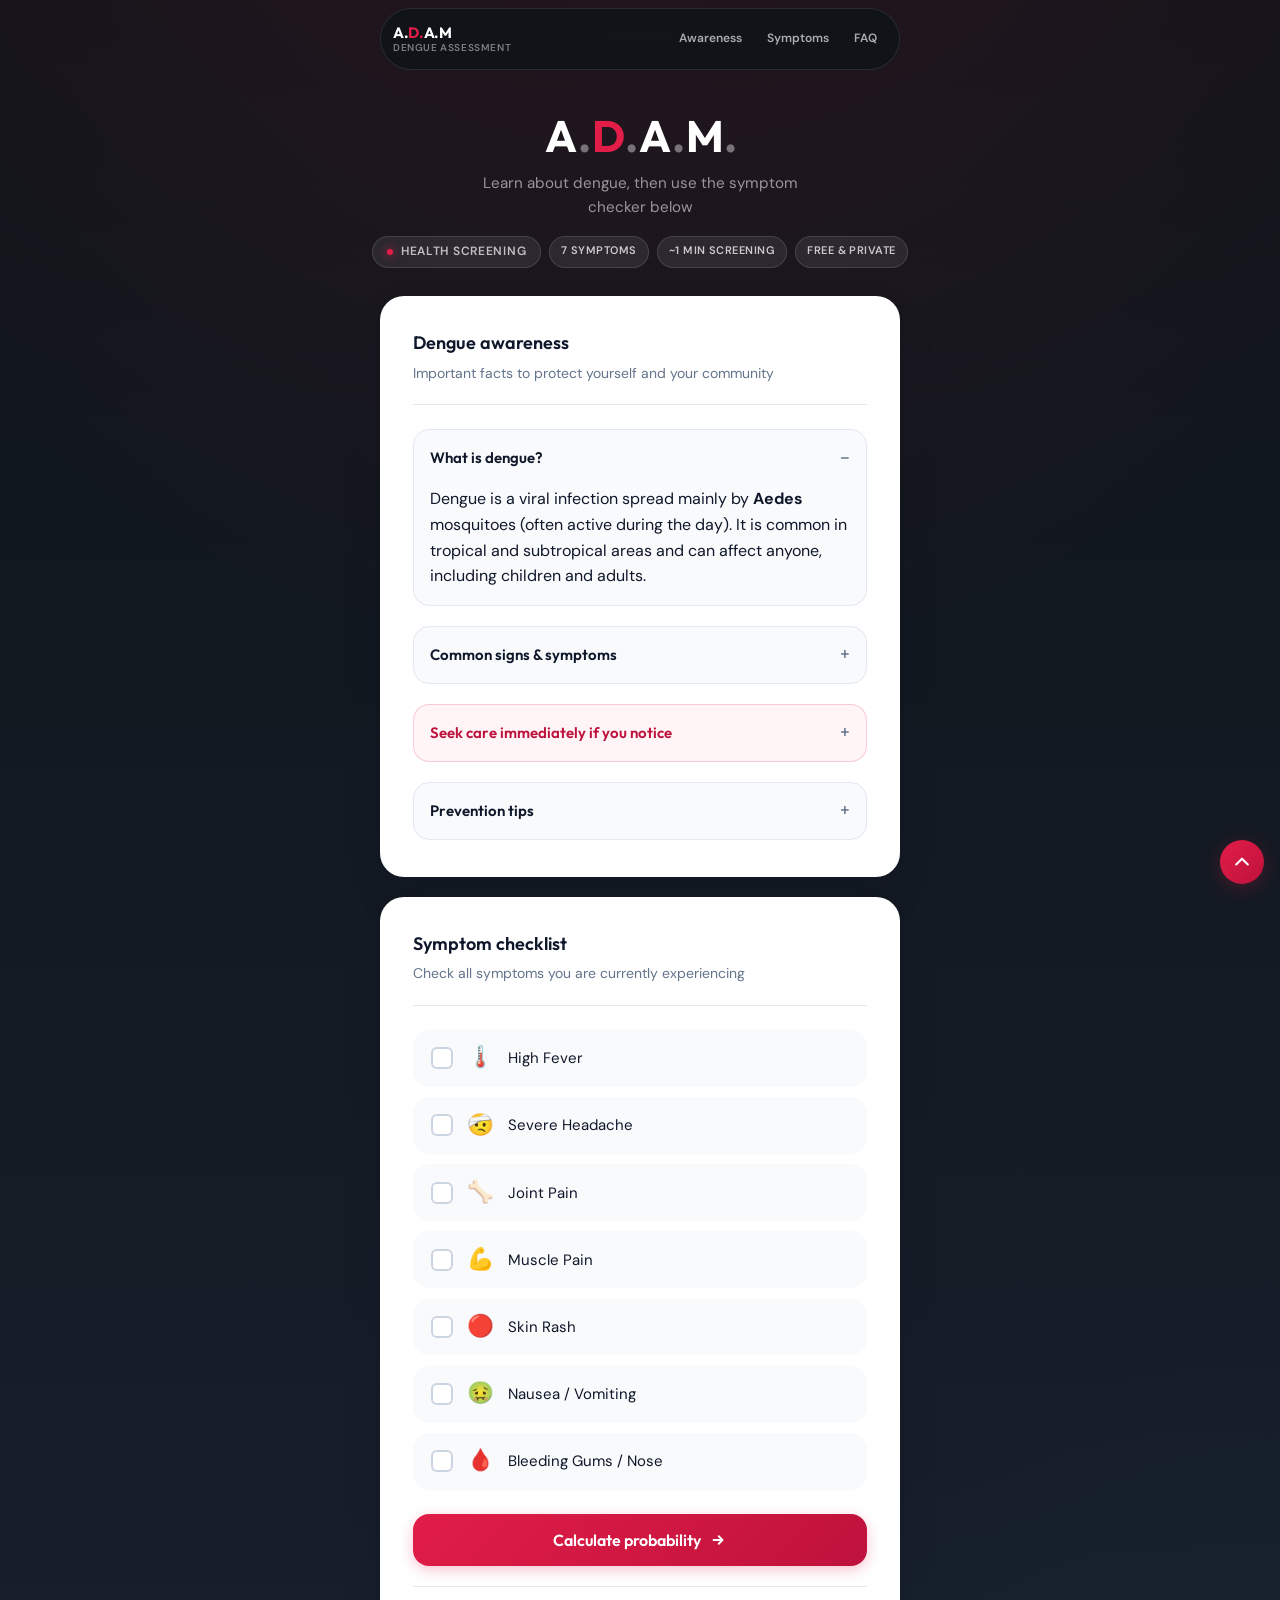
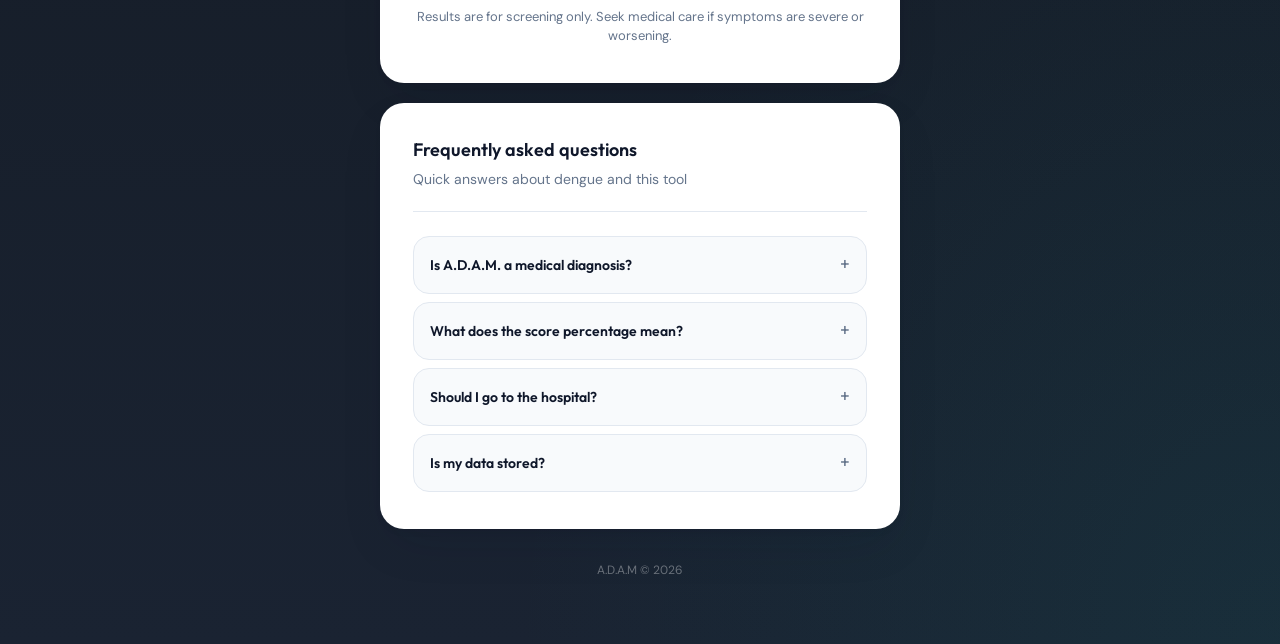
<file: index.html>
<!DOCTYPE html>
<html lang="en">
<head>
    <meta charset="UTF-8">
    <meta name="viewport" content="width=device-width, initial-scale=1.0, viewport-fit=cover">
    <meta name="mobile-web-app-capable" content="yes">
    <meta name="apple-mobile-web-app-capable" content="yes">
    <meta name="apple-mobile-web-app-status-bar-style" content="black-translucent">
    <meta name="description" content="A.D.A.M — free dengue symptom screening, awareness, and prevention tips.">
    <meta name="theme-color" content="#0f1419">
    <title>A.D.A.M — Dengue Assessment</title>
    <link rel="icon" href="assets/images/favicon.svg" type="image/svg+xml">
    <link rel="apple-touch-icon" href="assets/images/favicon.svg">
    <link rel="preconnect" href="https://fonts.googleapis.com">
    <link rel="preconnect" href="https://fonts.gstatic.com" crossorigin>
    <link rel="stylesheet" href="https://fonts.googleapis.com/css2?family=DM+Sans:ital,opsz,wght@0,9..40,400;0,9..40,500;0,9..40,600;0,9..40,700;1,9..40,400&family=Outfit:wght@500;600;700&display=optional">
    <link rel="stylesheet" href="assets/css/style.css">
</head>
<body>

<nav class="site-nav" id="site-nav" aria-label="Main navigation">
    <a class="site-nav-logo" href="index.html" aria-label="A.D.A.M — Automated Dengue Assessment Monitor">
        <span class="site-nav-logo-mark">A.<span class="site-nav-logo-accent">D.</span>A.M</span>
        <span class="site-nav-logo-tagline">Dengue Assessment</span>
    </a>
    <div class="site-nav-links">
        <a href="#awareness">Awareness</a>
        <a href="#checklist">Symptoms</a>
        <a href="#faq">FAQ</a>
    </div>
</nav>

<div class="page">
    <header class="brand">
        <h1 class="brand-acronym" aria-label="Automated Dengue Assessment Monitor">
            <span class="acronym-letter" data-meaning="Automated" tabindex="0">A</span><span class="acronym-dot" aria-hidden="true">.</span>
            <span class="acronym-letter acronym-letter--accent" data-meaning="Dengue" tabindex="0">D</span><span class="acronym-dot" aria-hidden="true">.</span>
            <span class="acronym-letter" data-meaning="Assessment" tabindex="0">A</span><span class="acronym-dot" aria-hidden="true">.</span>
            <span class="acronym-letter" data-meaning="Monitor" tabindex="0">M</span><span class="acronym-dot" aria-hidden="true">.</span>
        </h1>
        <p class="subtitle">
            <span class="subtitle-long">Learn about dengue, then use the symptom checker below</span>
            <span class="subtitle-acronym">Automated <span class="subtitle-acronym-accent">Dengue</span> Assessment Monitor</span>
        </p>
        <div class="hero-pills" aria-label="Quick facts">
            <span class="brand-badge">Health screening</span>
            <span class="pill">7 symptoms</span>
            <span class="pill">~1 min screening</span>
            <span class="pill">Free &amp; private</span>
        </div>
    </header>

    <main class="container">
        <section class="card awareness-card" id="awareness" aria-labelledby="awareness-heading">
            <div class="card-header">
                <h2 id="awareness-heading">Dengue awareness</h2>
                <p>Important facts to protect yourself and your community</p>
            </div>

            <div class="awareness-body">
                <details class="awareness-accordion" open>
                    <summary>What is dengue?</summary>
                    <div class="awareness-accordion-body">
                        <p>
                            Dengue is a viral infection spread mainly by <strong>Aedes</strong> mosquitoes
                            (often active during the day). It is common in tropical and subtropical areas and can
                            affect anyone, including children and adults.
                        </p>
                    </div>
                </details>

                <details class="awareness-accordion">
                    <summary>Common signs &amp; symptoms</summary>
                    <div class="awareness-accordion-body">
                        <ul class="awareness-list">
                            <li>Sudden high fever (often 3–7 days)</li>
                            <li>Severe headache and pain behind the eyes</li>
                            <li>Joint and muscle pain</li>
                            <li>Skin rash, nausea, or vomiting</li>
                            <li>Mild bleeding (nose or gums) in some cases</li>
                        </ul>
                    </div>
                </details>

                <details class="awareness-accordion awareness-accordion--alert">
                    <summary>Seek care immediately if you notice</summary>
                    <div class="awareness-accordion-body">
                        <ul class="awareness-list">
                            <li>Severe abdominal pain or persistent vomiting</li>
                            <li>Bleeding gums, nosebleeds, or blood in vomit or stool</li>
                            <li>Drowsiness, restlessness, or difficulty breathing</li>
                            <li>Cold, clammy skin or very low urine output</li>
                        </ul>
                        <p class="awareness-alert-note">These may be signs of severe dengue — go to a hospital or clinic right away.</p>
                    </div>
                </details>

                <details class="awareness-accordion">
                    <summary>Prevention tips</summary>
                    <div class="awareness-accordion-body">
                        <ul class="awareness-list awareness-list--prevention">
                            <li><span aria-hidden="true">🪣</span> Remove stagnant water where mosquitoes breed (containers, tires, gutters)</li>
                            <li><span aria-hidden="true">🦟</span> Use repellent, long sleeves, and window screens</li>
                            <li><span aria-hidden="true">🏠</span> Keep surroundings clean and cover water storage</li>
                            <li><span aria-hidden="true">🏥</span> Rest, drink fluids, and consult a doctor if fever persists</li>
                        </ul>
                    </div>
                </details>
            </div>
        </section>

        <div class="card" id="checklist">
            <div class="card-header">
                <h2>Symptom checklist</h2>
                <p>Check all symptoms you are currently experiencing</p>
            </div>

            <form id="assessment-form">
                <div class="symptoms-grid">

                    <div class="symptom">
                        <label>
                            <input type="checkbox" name="fever">
                            <span class="checkmark" aria-hidden="true"></span>
                            <span class="symptom-icon" aria-hidden="true">🌡️</span>
                            <span class="symptom-text">High Fever</span>
                        </label>
                    </div>

                    <div class="symptom">
                        <label>
                            <input type="checkbox" name="headache">
                            <span class="checkmark" aria-hidden="true"></span>
                            <span class="symptom-icon" aria-hidden="true">🤕</span>
                            <span class="symptom-text">Severe Headache</span>
                        </label>
                    </div>

                    <div class="symptom">
                        <label>
                            <input type="checkbox" name="joint_pain">
                            <span class="checkmark" aria-hidden="true"></span>
                            <span class="symptom-icon" aria-hidden="true">🦴</span>
                            <span class="symptom-text">Joint Pain</span>
                        </label>
                    </div>

                    <div class="symptom">
                        <label>
                            <input type="checkbox" name="muscle_pain">
                            <span class="checkmark" aria-hidden="true"></span>
                            <span class="symptom-icon" aria-hidden="true">💪</span>
                            <span class="symptom-text">Muscle Pain</span>
                        </label>
                    </div>

                    <div class="symptom">
                        <label>
                            <input type="checkbox" name="rash">
                            <span class="checkmark" aria-hidden="true"></span>
                            <span class="symptom-icon" aria-hidden="true">🔴</span>
                            <span class="symptom-text">Skin Rash</span>
                        </label>
                    </div>

                    <div class="symptom">
                        <label>
                            <input type="checkbox" name="nausea">
                            <span class="checkmark" aria-hidden="true"></span>
                            <span class="symptom-icon" aria-hidden="true">🤢</span>
                            <span class="symptom-text">Nausea / Vomiting</span>
                        </label>
                    </div>

                    <div class="symptom">
                        <label>
                            <input type="checkbox" name="bleeding">
                            <span class="checkmark" aria-hidden="true"></span>
                            <span class="symptom-icon" aria-hidden="true">🩸</span>
                            <span class="symptom-text">Bleeding Gums / Nose</span>
                        </label>
                    </div>

                </div>

                <button type="submit" class="btn-primary" id="submit-assessment">
                    <span class="btn-label">Calculate probability</span>
                    <span class="btn-spinner" aria-hidden="true"></span>
                    <svg xmlns="http://www.w3.org/2000/svg" fill="none" viewBox="0 0 24 24" stroke="currentColor" stroke-width="2.5" aria-hidden="true">
                        <path stroke-linecap="round" stroke-linejoin="round" d="M13 7l5 5m0 0l-5 5m5-5H6"/>
                    </svg>
                </button>

                <p class="form-footer">
                    Results are for screening only. Seek medical care if symptoms are severe or worsening.
                </p>
            </form>
        </div>

        <section class="card faq-card" id="faq" aria-labelledby="faq-heading">
            <div class="card-header">
                <h2 id="faq-heading">Frequently asked questions</h2>
                <p>Quick answers about dengue and this tool</p>
            </div>
            <div class="faq-list">
                <details class="faq-item">
                    <summary>Is A.D.A.M. a medical diagnosis?</summary>
                    <p>No. This tool provides a screening score based on symptoms you select. Only a healthcare professional can diagnose dengue.</p>
                </details>
                <details class="faq-item">
                    <summary>What does the score percentage mean?</summary>
                    <p>It reflects how many weighted symptoms you reported. A higher score suggests higher concern — not a confirmed infection.</p>
                </details>
                <details class="faq-item">
                    <summary>Should I go to the hospital?</summary>
                    <p>Go immediately if you have severe pain, persistent vomiting, bleeding, difficulty breathing, or feel very weak or confused.</p>
                </details>
                <details class="faq-item">
                    <summary>Is my data stored?</summary>
                    <p>No. Your selections are not saved on a server. Results are passed only in the page URL when you view your score.</p>
                </details>
            </div>
        </section>
    </main>

    <button type="button" class="back-to-top" id="back-to-top" aria-label="Back to top" hidden>
        <svg xmlns="http://www.w3.org/2000/svg" fill="none" viewBox="0 0 24 24" stroke="currentColor" stroke-width="2.5" aria-hidden="true">
            <path stroke-linecap="round" stroke-linejoin="round" d="M5 15l7-7 7 7"/>
        </svg>
    </button>
    <div class="toast" id="toast" role="status" aria-live="polite" hidden></div>

    <footer class="page-footer">
        <p class="copyright">A.D.A.M &copy; <span id="year"></span></p>
    </footer>
</div>

<script src="assets/js/app.js"></script>
<script>document.getElementById('year').textContent = new Date().getFullYear();</script>
</body>
</html>
</file>
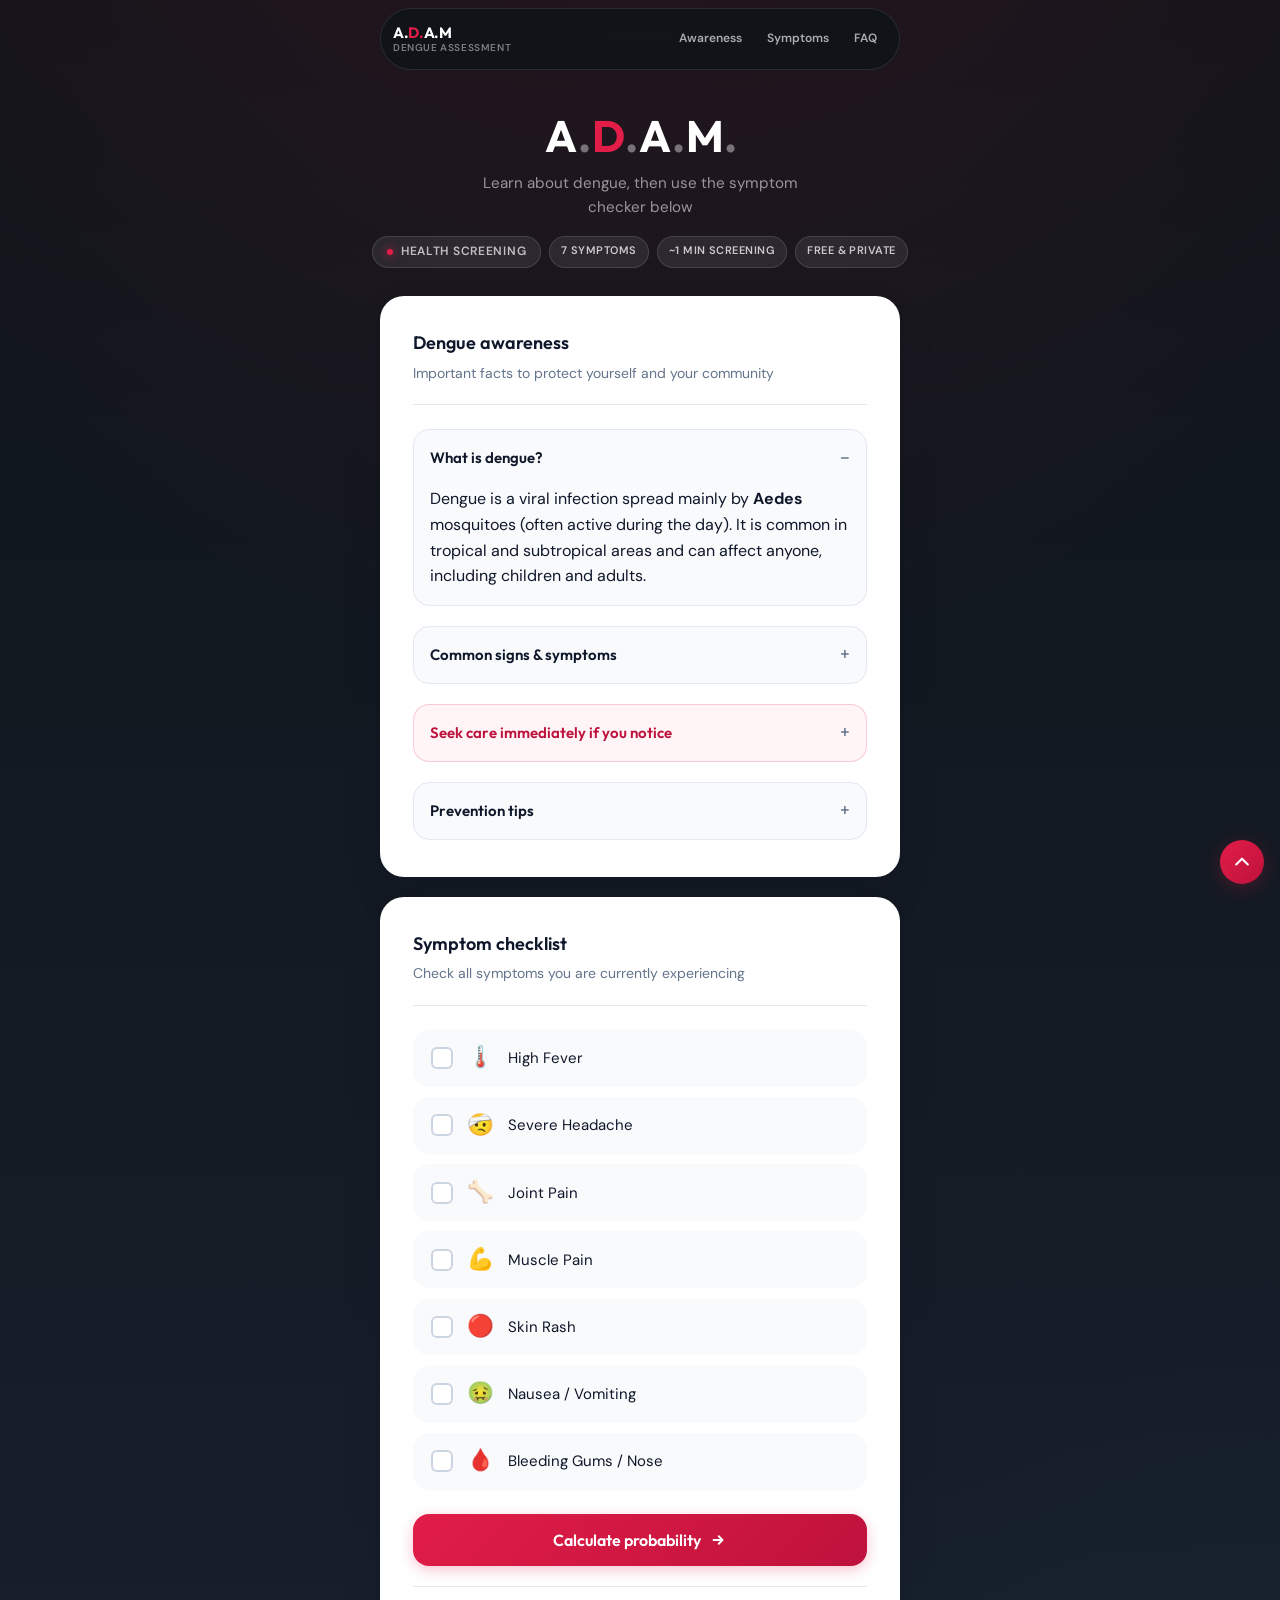
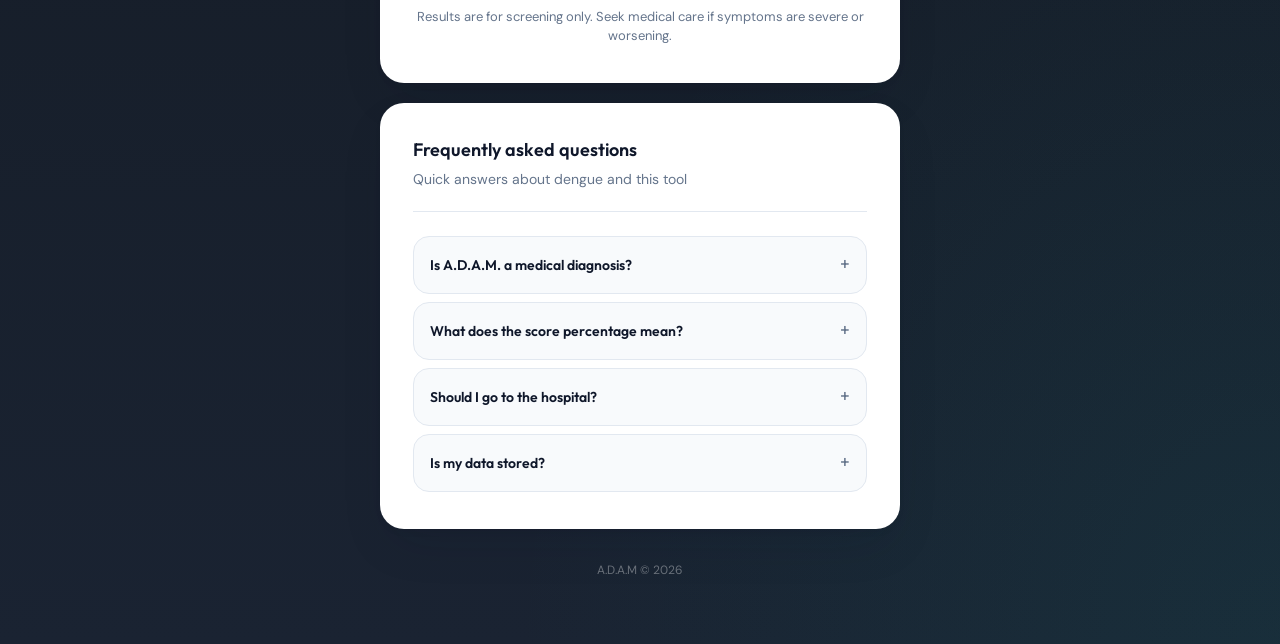
<file: result.html>
<!DOCTYPE html>
<html lang="en">
<head>
    <meta charset="UTF-8">
    <meta name="viewport" content="width=device-width, initial-scale=1.0">
    <meta name="description" content="Your A.D.A.M dengue screening result and recommended next steps.">
    <meta name="theme-color" content="#0f1419">
    <title>A.D.A.M — Your Result</title>
    <link rel="icon" href="assets/images/favicon.svg" type="image/svg+xml">
    <link rel="apple-touch-icon" href="assets/images/favicon.svg">
    <link rel="preconnect" href="https://fonts.googleapis.com">
    <link rel="preconnect" href="https://fonts.gstatic.com" crossorigin>
    <link rel="stylesheet" href="https://fonts.googleapis.com/css2?family=DM+Sans:ital,opsz,wght@0,9..40,400;0,9..40,500;0,9..40,600;0,9..40,700;1,9..40,400&family=Outfit:wght@500;600;700&display=optional">
    <link rel="stylesheet" href="assets/css/style.css">
    <script src="assets/js/app.js"></script>
</head>
<body>

<nav class="site-nav" id="site-nav" aria-label="Main navigation">
    <a class="site-nav-logo" href="index.html" aria-label="A.D.A.M — Automated Dengue Assessment Monitor">
        <span class="site-nav-logo-mark">A.<span class="site-nav-logo-accent">D.</span>A.M</span>
        <span class="site-nav-logo-tagline">Dengue Assessment</span>
    </a>
    <div class="site-nav-links">
        <a href="index.html">Home</a>
        <a href="#result-details">Result</a>
    </div>
</nav>

<div class="page">
    <header class="brand">
        <h1>Your <span>result</span></h1>
        <p class="subtitle">Based on the symptoms you reported</p>
    </header>

    <main class="container">
        <div class="card result-card" id="result-details">
            <div class="card-header">
                <h2>Dengue probability</h2>
                <p>Screening score from symptom weights</p>
            </div>

            <div class="result-gauge" id="result-gauge">
                <div class="result-gauge-ring">
                    <div class="result-gauge-inner">
                        <h2 id="result-probability">0%</h2>
                        <p>Score</p>
                    </div>
                </div>
            </div>

            <div class="risk low-risk" id="result-risk">Low Risk</div>

            <div class="result-guidance" id="result-guidance" aria-live="polite"></div>


            <div class="note">
                <p>
                    This assessment is for screening purposes only and is not an official medical diagnosis.
                    Please consult a healthcare professional immediately if symptoms worsen.
                </p>
            </div>

            <a href="index.html" class="back-btn">← Check again</a>
        </div>
    </main>
    <script>initResultPage();</script>

    <button type="button" class="back-to-top" id="back-to-top" aria-label="Back to top" hidden>
        <svg xmlns="http://www.w3.org/2000/svg" fill="none" viewBox="0 0 24 24" stroke="currentColor" stroke-width="2.5" aria-hidden="true">
            <path stroke-linecap="round" stroke-linejoin="round" d="M5 15l7-7 7 7"/>
        </svg>
    </button>
    <div class="toast" id="toast" role="status" aria-live="polite" hidden></div>
    
    <footer class="page-footer">
        <div class="dedication-photo-wrap">
            <img
                src="assets/images/adam-placeholder.svg"
                alt="Adam Almendrala"
                class="dedication-photo"
                width="96"
                height="96"
            >
        </div>
        <p class="dedication">Project dedicated to <strong>Adam Almendrala</strong></p>
        <p class="copyright">A.D.A.M &copy; <span id="year"></span></p>
    </footer>
</div>

<script>document.getElementById('year').textContent = new Date().getFullYear();</script>
</body>
</html>
</file>
<file: assets/css/style.css>
/* A.D.A.M — Automated Dengue Assessment Monitor */
/* Fonts are loaded via <link> in HTML to avoid render-blocking @import flicker */

:root {
    --color-bg: #0f1419;
    --color-bg-accent: #1a2332;
    --color-surface: #ffffff;
    --color-surface-muted: #f8fafc;
    --color-border: #e2e8f0;
    --color-border-hover: #cbd5e1;
    --color-text: #0f172a;
    --color-text-muted: #64748b;
    --color-primary: #e11d48;
    --color-primary-dark: #be123c;
    --color-primary-glow: rgba(225, 29, 72, 0.25);
    --color-accent: #0d9488;
    --color-accent-soft: #ccfbf1;
    --radius-sm: 10px;
    --radius-md: 16px;
    --radius-lg: 24px;
    --shadow-card: 0 4px 6px -1px rgba(15, 23, 42, 0.06),
        0 20px 50px -12px rgba(15, 23, 42, 0.15);
    --shadow-elevated: 0 25px 60px -15px rgba(225, 29, 72, 0.2);
    --transition: 0.2s cubic-bezier(0.4, 0, 0.2, 1);
    --font-body: 'DM Sans', system-ui, sans-serif;
    --font-display: 'Outfit', system-ui, sans-serif;
}

*,
*::before,
*::after {
    box-sizing: border-box;
    margin: 0;
    padding: 0;
}

html {
    scroll-behavior: smooth;
    scroll-padding-top: 5.5rem;
    -webkit-text-size-adjust: 100%;
    text-size-adjust: 100%;
    overflow-x: clip;
}

html.result-pending .page {
    visibility: hidden;
}

body {
    font-family: var(--font-body);
    font-size: 16px;
    line-height: 1.6;
    color: var(--color-text);
    min-height: 100vh;
    min-height: 100dvh;
    overflow-x: clip;
    -webkit-tap-highlight-color: transparent;
    background: var(--color-bg);
    background-image:
        radial-gradient(ellipse 80% 50% at 50% -20%, rgba(225, 29, 72, 0.15), transparent),
        radial-gradient(ellipse 60% 40% at 100% 100%, rgba(13, 148, 136, 0.1), transparent),
        linear-gradient(180deg, var(--color-bg) 0%, var(--color-bg-accent) 100%);
    -webkit-font-smoothing: antialiased;
}

/* Layout */
.page {
    min-height: 100vh;
    min-height: 100dvh;
    display: flex;
    flex-direction: column;
    align-items: center;
    width: 100%;
    padding: 0.5rem max(1rem, env(safe-area-inset-right)) calc(3rem + env(safe-area-inset-bottom))
        max(1rem, env(safe-area-inset-left));
}

.container {
    width: 100%;
    max-width: 520px;
    display: flex;
    flex-direction: column;
    gap: 1.25rem;
}

/* Dengue awareness (index) */
.awareness-body {
    display: flex;
    flex-direction: column;
    gap: 1.25rem;
}

.awareness-block h3 {
    font-family: var(--font-display);
    font-size: 0.9375rem;
    font-weight: 600;
    color: var(--color-text);
    margin-bottom: 0.5rem;
}

.awareness-block p {
    font-size: 0.875rem;
    color: var(--color-text-muted);
    line-height: 1.6;
}

.awareness-block p strong {
    color: var(--color-text);
    font-weight: 600;
}

.awareness-list {
    list-style: none;
    display: flex;
    flex-direction: column;
    gap: 0.45rem;
}

.awareness-list li {
    position: relative;
    padding-left: 1.1rem;
    font-size: 0.875rem;
    color: var(--color-text-muted);
    line-height: 1.5;
}

.awareness-list li::before {
    content: '';
    position: absolute;
    left: 0;
    top: 0.55em;
    width: 5px;
    height: 5px;
    border-radius: 50%;
    background: var(--color-accent);
}

.awareness-list--prevention li {
    display: flex;
    align-items: flex-start;
    gap: 0.5rem;
    padding-left: 0;
}

.awareness-list--prevention li::before {
    content: none;
}

.awareness-list--prevention li span:first-child {
    flex-shrink: 0;
    font-size: 1rem;
    line-height: 1.4;
}

.awareness-alert {
    padding: 1rem 1.125rem;
    background: #fff5f7;
    border-radius: var(--radius-sm);
    border-left: 4px solid var(--color-primary);
}

.awareness-alert h3 {
    color: var(--color-primary-dark);
}

.awareness-alert .awareness-list li::before {
    background: var(--color-primary);
}

.awareness-alert-note {
    margin-top: 0.65rem;
    font-size: 0.8125rem !important;
    font-weight: 600;
    color: var(--color-primary-dark) !important;
}

/* Brand header */
.brand {
    text-align: center;
    margin-bottom: 1.75rem;
}

.brand-badge {
    display: inline-flex;
    align-items: center;
    gap: 0.5rem;
    padding: 0.35rem 0.85rem;
    background: rgba(255, 255, 255, 0.08);
    border: 1px solid rgba(255, 255, 255, 0.12);
    border-radius: 999px;
    font-size: 0.75rem;
    font-weight: 600;
    letter-spacing: 0.06em;
    text-transform: uppercase;
    color: rgba(255, 255, 255, 0.7);
}

.page-footer .brand-badge {
    margin-top: 1.25rem;
}

.brand-badge::before {
    content: '';
    width: 6px;
    height: 6px;
    background: var(--color-primary);
    border-radius: 50%;
    box-shadow: 0 0 10px var(--color-primary);
}

.brand h1 {
    font-family: var(--font-display);
    font-size: clamp(2.25rem, 6vw, 2.75rem);
    font-weight: 700;
    color: #fff;
    letter-spacing: -0.02em;
    line-height: 1.1;
}

.brand-acronym {
    display: inline-flex;
    align-items: baseline;
    justify-content: center;
    flex-wrap: wrap;
    gap: 0;
}

.acronym-letter {
    position: relative;
    cursor: help;
    transition: color var(--transition), transform var(--transition);
    outline: none;
    padding: 0.15rem 0.1rem;
    min-width: 1.25rem;
    min-height: 44px;
    display: inline-flex;
    align-items: center;
    justify-content: center;
}

.acronym-letter--accent {
    color: var(--color-primary);
}

.acronym-letter:hover,
.acronym-letter:focus-visible {
    color: var(--color-primary);
    transform: translateY(-2px);
}

.acronym-dot {
    color: rgba(255, 255, 255, 0.4);
    pointer-events: none;
    user-select: none;
}

.acronym-letter::after {
    content: attr(data-meaning);
    position: absolute;
    left: 50%;
    bottom: calc(100% + 0.55rem);
    transform: translateX(-50%) translateY(6px);
    padding: 0.35rem 0.65rem;
    font-family: var(--font-body);
    font-size: 0.6875rem;
    font-weight: 600;
    letter-spacing: 0.04em;
    text-transform: uppercase;
    white-space: nowrap;
    color: #fff;
    background: rgba(15, 20, 25, 0.92);
    border: 1px solid rgba(255, 255, 255, 0.12);
    border-radius: 6px;
    box-shadow: 0 8px 20px rgba(0, 0, 0, 0.35);
    opacity: 0;
    visibility: hidden;
    pointer-events: none;
    transition: opacity var(--transition), transform var(--transition), visibility var(--transition);
    z-index: 10;
}

.acronym-letter::before {
    content: '';
    position: absolute;
    left: 50%;
    bottom: calc(100% + 0.2rem);
    transform: translateX(-50%);
    border: 5px solid transparent;
    border-top-color: rgba(15, 20, 25, 0.92);
    opacity: 0;
    visibility: hidden;
    transition: opacity var(--transition), visibility var(--transition);
    z-index: 10;
}

.acronym-letter:hover::after,
.acronym-letter:focus-visible::after {
    opacity: 1;
    visibility: visible;
    transform: translateX(-50%) translateY(0);
}

.acronym-letter:hover::before,
.acronym-letter:focus-visible::before,
.acronym-letter.is-active::after,
.acronym-letter.is-active::before {
    opacity: 1;
    visibility: visible;
}

.acronym-letter.is-active::after {
    transform: translateX(-50%) translateY(0);
}

.brand .subtitle {
    margin-top: 0.5rem;
    font-size: 0.95rem;
    color: rgba(255, 255, 255, 0.55);
    max-width: 320px;
    margin-left: auto;
    margin-right: auto;
}

.subtitle-acronym {
    display: none;
}

.subtitle-acronym-accent {
    color: var(--color-primary);
    font-weight: 600;
}

/* Card */
.card {
    background: var(--color-surface);
    border-radius: var(--radius-lg);
    padding: 1.75rem 1.5rem 2rem;
    box-shadow: var(--shadow-card);
    border: 1px solid rgba(255, 255, 255, 0.8);
}

.card-header {
    margin-bottom: 1.5rem;
    padding-bottom: 1.25rem;
    border-bottom: 1px solid var(--color-border);
}

.card-header h2 {
    font-family: var(--font-display);
    font-size: 1.125rem;
    font-weight: 600;
    color: var(--color-text);
}

.card-header p {
    font-size: 0.875rem;
    color: var(--color-text-muted);
    margin-top: 0.25rem;
}

/* Symptom checklist */
.symptoms-grid {
    display: flex;
    flex-direction: column;
    gap: 0.65rem;
}

.symptom {
    position: relative;
}

.symptom label {
    display: flex;
    align-items: center;
    gap: 0.875rem;
    padding: 0.9rem 1rem;
    min-height: 52px;
    background: var(--color-surface-muted);
    border: 2px solid transparent;
    border-radius: var(--radius-md);
    cursor: pointer;
    transition: var(--transition);
    user-select: none;
}

.symptom label:hover {
    background: #fff;
    border-color: var(--color-border-hover);
    box-shadow: 0 2px 8px rgba(15, 23, 42, 0.04);
}

.symptom input[type='checkbox'] {
    position: absolute;
    opacity: 0;
    width: 0;
    height: 0;
}

.symptom .checkmark {
    flex-shrink: 0;
    width: 22px;
    height: 22px;
    border: 2px solid var(--color-border-hover);
    border-radius: 6px;
    display: flex;
    align-items: center;
    justify-content: center;
    transition: var(--transition);
    background: #fff;
}

.symptom .checkmark::after {
    content: '';
    width: 6px;
    height: 10px;
    border: solid #fff;
    border-width: 0 2px 2px 0;
    transform: rotate(45deg) scale(0);
    margin-bottom: 2px;
    transition: transform 0.15s ease;
}

.symptom input:checked + .checkmark {
    background: var(--color-primary);
    border-color: var(--color-primary);
}

.symptom input:checked + .checkmark::after {
    transform: rotate(45deg) scale(1);
}

.symptom input:checked ~ .symptom-text {
    color: var(--color-text);
    font-weight: 600;
}

.symptom input:focus-visible + .checkmark {
    outline: 2px solid var(--color-primary);
    outline-offset: 2px;
}

.symptom:has(input:checked) label {
    background: #fff5f7;
    border-color: rgba(225, 29, 72, 0.25);
}

.symptom-icon {
    font-size: 1.35rem;
    line-height: 1;
    flex-shrink: 0;
}

.symptom-text {
    flex: 1;
    font-size: 0.9375rem;
    color: var(--color-text);
    transition: var(--transition);
}

/* Submit button */
.btn-primary {
    position: relative;
    display: flex;
    align-items: center;
    justify-content: center;
    gap: 0.5rem;
    width: 100%;
    margin-top: 1.5rem;
    padding: 1rem 1.5rem;
    font-family: var(--font-display);
    font-size: 1rem;
    font-weight: 600;
    color: #fff;
    background: linear-gradient(135deg, var(--color-primary) 0%, var(--color-primary-dark) 100%);
    border: none;
    border-radius: var(--radius-md);
    cursor: pointer;
    box-shadow: 0 4px 14px var(--color-primary-glow);
    transition: var(--transition);
}

.btn-primary:hover {
    transform: translateY(-2px);
    box-shadow: var(--shadow-elevated);
}

.btn-primary:active {
    transform: translateY(0);
}

.btn-primary svg {
    width: 18px;
    height: 18px;
}

/* Footer note */
.form-footer {
    margin-top: 1.25rem;
    padding-top: 1.25rem;
    border-top: 1px solid var(--color-border);
    font-size: 0.8125rem;
    color: var(--color-text-muted);
    text-align: center;
    line-height: 1.5;
}

/* Result page */
.result-card .card-header {
    text-align: center;
    border-bottom: none;
    padding-bottom: 0;
}

.result-gauge {
    position: relative;
    width: 180px;
    height: 180px;
    margin: 0 auto 1.5rem;
}

.result-gauge-ring {
    width: 100%;
    height: 100%;
    border-radius: 50%;
    background: conic-gradient(
        var(--color-primary) calc(var(--score, var(--result-score, 0)) * 1%),
        var(--color-border) 0
    );
    display: flex;
    align-items: center;
    justify-content: center;
    padding: 8px;
    box-shadow: inset 0 0 0 1px rgba(0, 0, 0, 0.04);
}

.result-gauge-inner {
    width: 100%;
    height: 100%;
    border-radius: 50%;
    background: var(--color-surface);
    display: flex;
    flex-direction: column;
    align-items: center;
    justify-content: center;
    box-shadow: var(--shadow-card);
}

.result-gauge-inner h2 {
    font-family: var(--font-display);
    font-size: 2.5rem;
    font-weight: 700;
    color: var(--color-primary);
    line-height: 1;
}

.result-gauge-inner p {
    font-size: 0.75rem;
    font-weight: 600;
    text-transform: uppercase;
    letter-spacing: 0.08em;
    color: var(--color-text-muted);
    margin-top: 0.35rem;
}

.result-box {
    text-align: center;
    margin: 0 0 1.25rem;
}

.result-box h2 {
    font-family: var(--font-display);
    font-size: 3rem;
    font-weight: 700;
    color: var(--color-primary);
    line-height: 1;
}

.result-box > p {
    font-size: 0.875rem;
    color: var(--color-text-muted);
    margin-top: 0.35rem;
}

.risk {
    display: flex;
    align-items: center;
    justify-content: center;
    gap: 0.5rem;
    text-align: center;
    padding: 1rem 1.25rem;
    border-radius: var(--radius-md);
    color: #fff;
    font-family: var(--font-display);
    font-size: 1.0625rem;
    font-weight: 600;
    letter-spacing: 0.02em;
    margin-bottom: 1.25rem;
    box-shadow: 0 4px 12px rgba(0, 0, 0, 0.12);
}

.risk::before {
    font-size: 1.25rem;
}

.high-risk {
    background: linear-gradient(135deg, #dc2626 0%, #b91c1c 100%);
}

.high-risk::before {
    content: '⚠';
}

.moderate-risk {
    background: linear-gradient(135deg, #f59e0b 0%, #d97706 100%);
}

.moderate-risk::before {
    content: '◐';
}

.low-risk {
    background: linear-gradient(135deg, #16a34a 0%, #15803d 100%);
}

.low-risk::before {
    content: '✓';
}

.note {
    padding: 1rem 1.125rem;
    background: var(--color-accent-soft);
    border-radius: var(--radius-sm);
    border-left: 4px solid var(--color-accent);
    margin-bottom: 1.5rem;
}

.note p {
    font-size: 0.8125rem;
    color: #0f766e;
    line-height: 1.55;
    text-align: left;
}

.back-btn {
    display: flex;
    align-items: center;
    justify-content: center;
    gap: 0.5rem;
    width: 100%;
    padding: 0.9rem 1.5rem;
    font-family: var(--font-display);
    font-size: 0.9375rem;
    font-weight: 600;
    text-align: center;
    text-decoration: none;
    color: var(--color-text);
    background: var(--color-surface-muted);
    border: 2px solid var(--color-border);
    border-radius: var(--radius-md);
    transition: var(--transition);
}

.back-btn:hover {
    background: #fff;
    border-color: var(--color-border-hover);
    color: var(--color-primary);
}

.page-footer {
    margin-top: 2rem;
    text-align: center;
}

.dedication-photo-wrap {
    display: flex;
    justify-content: center;
    margin-bottom: 1rem;
}

.dedication-photo {
    width: 96px;
    height: 96px;
    border-radius: 50%;
    object-fit: cover;
    border: 3px solid rgba(255, 255, 255, 0.2);
    box-shadow: 0 8px 24px rgba(0, 0, 0, 0.35);
    background: rgba(255, 255, 255, 0.08);
}

.page-footer .dedication {
    font-size: 0.875rem;
    color: rgba(255, 255, 255, 0.65);
    margin-bottom: 0.35rem;
    letter-spacing: 0.01em;
}

.page-footer .dedication strong {
    color: #fff;
    font-weight: 600;
}

.page-footer .copyright {
    font-size: 0.75rem;
    color: rgba(255, 255, 255, 0.35);
}

/* Site navigation */
.site-nav {
    position: sticky;
    top: env(safe-area-inset-top, 0);
    z-index: 100;
    display: flex;
    align-items: center;
    justify-content: space-between;
    gap: 0.75rem;
    max-width: 520px;
    width: min(520px, calc(100% - max(1rem, env(safe-area-inset-left)) - max(1rem, env(safe-area-inset-right))));
    margin: max(0.5rem, env(safe-area-inset-top)) auto 0.5rem;
    padding: 0.5rem 0.75rem;
    background: rgba(15, 20, 25, 0.85);
    backdrop-filter: blur(12px);
    -webkit-backdrop-filter: blur(12px);
    border: 1px solid rgba(255, 255, 255, 0.1);
    border-radius: 999px;
    transition: box-shadow var(--transition), background var(--transition);
}

.site-nav.is-scrolled {
    box-shadow: 0 8px 32px rgba(0, 0, 0, 0.35);
    background: rgba(15, 20, 25, 0.95);
}

.site-nav-logo {
    display: flex;
    flex-direction: column;
    align-items: flex-start;
    gap: 0.05rem;
    min-width: 0;
    flex-shrink: 0;
    font-family: var(--font-display);
    text-decoration: none;
    letter-spacing: -0.02em;
    line-height: 1.15;
}

.site-nav-logo-mark {
    font-size: 0.9375rem;
    font-weight: 700;
    color: #fff;
    white-space: nowrap;
}

.site-nav-logo-accent {
    color: var(--color-primary);
}

.site-nav-logo-tagline {
    font-family: var(--font-body);
    font-size: 0.625rem;
    font-weight: 600;
    letter-spacing: 0.06em;
    text-transform: uppercase;
    color: rgba(255, 255, 255, 0.45);
    white-space: nowrap;
}

.site-nav-links {
    display: flex;
    align-items: center;
    gap: 0.25rem;
    flex-shrink: 1;
    flex-wrap: wrap;
    justify-content: flex-end;
}

.site-nav-links a {
    font-size: 0.75rem;
    font-weight: 600;
    color: rgba(255, 255, 255, 0.65);
    text-decoration: none;
    padding: 0.5rem 0.65rem;
    min-height: 44px;
    display: inline-flex;
    align-items: center;
    justify-content: center;
    border-radius: 999px;
    transition: color var(--transition), background var(--transition);
}

.site-nav-links a:hover {
    color: #fff;
    background: rgba(255, 255, 255, 0.08);
}

/* Hero pills */
.hero-pills {
    display: flex;
    flex-wrap: wrap;
    justify-content: center;
    gap: 0.5rem;
    margin-top: 1rem;
}

.pill {
    font-size: 0.6875rem;
    font-weight: 600;
    letter-spacing: 0.04em;
    text-transform: uppercase;
    color: rgba(255, 255, 255, 0.75);
    padding: 0.3rem 0.7rem;
    border-radius: 999px;
    background: rgba(255, 255, 255, 0.08);
    border: 1px solid rgba(255, 255, 255, 0.12);
}

/* Awareness accordion */
.awareness-accordion {
    border: 1px solid var(--color-border);
    border-radius: var(--radius-md);
    overflow: hidden;
    background: var(--color-surface-muted);
}

.awareness-accordion summary {
    list-style: none;
    cursor: pointer;
    padding: 0.85rem 1rem;
    font-family: var(--font-display);
    font-size: 0.9375rem;
    font-weight: 600;
    color: var(--color-text);
    display: flex;
    align-items: center;
    justify-content: space-between;
    gap: 0.5rem;
    transition: background var(--transition);
}

.awareness-accordion summary::-webkit-details-marker {
    display: none;
}

.awareness-accordion summary::after {
    content: '+';
    font-size: 1.125rem;
    font-weight: 400;
    color: var(--color-text-muted);
    transition: transform var(--transition);
}

.awareness-accordion[open] summary::after {
    content: '−';
}

.awareness-accordion summary:hover {
    background: #fff;
}

.awareness-accordion-body {
    padding: 0 1rem 1rem;
}

.awareness-accordion--alert {
    background: #fff5f7;
    border-color: rgba(225, 29, 72, 0.2);
}

.awareness-accordion--alert summary {
    color: var(--color-primary-dark);
}

/* Symptom progress */
.symptom-progress {
    margin-bottom: 1rem;
    padding: 0.85rem 1rem;
    background: var(--color-surface-muted);
    border-radius: var(--radius-md);
    border: 1px solid var(--color-border);
}

.symptom-progress-header {
    display: flex;
    align-items: center;
    justify-content: space-between;
    gap: 0.75rem;
    font-size: 0.8125rem;
    color: var(--color-text-muted);
    margin-bottom: 0.5rem;
}

.symptom-progress-header strong {
    color: var(--color-primary);
    font-weight: 700;
}

.live-score {
    font-family: var(--font-display);
    font-weight: 600;
    color: var(--color-text);
}

.symptom-progress-track {
    height: 6px;
    background: var(--color-border);
    border-radius: 999px;
    overflow: hidden;
}

.symptom-progress-fill {
    height: 100%;
    width: 0%;
    background: linear-gradient(90deg, var(--color-accent), var(--color-primary));
    border-radius: 999px;
    transition: width 0.25s ease;
}

.form-toolbar {
    display: flex;
    justify-content: flex-end;
    margin-bottom: 0.75rem;
}

.btn-ghost {
    font-family: var(--font-body);
    font-size: 0.8125rem;
    font-weight: 600;
    color: var(--color-text-muted);
    background: transparent;
    border: none;
    cursor: pointer;
    padding: 0.25rem 0.5rem;
    border-radius: var(--radius-sm);
    transition: color var(--transition), background var(--transition);
}

.btn-ghost:hover {
    color: var(--color-primary);
    background: #fff5f7;
}

.btn-primary.is-loading {
    pointer-events: none;
    opacity: 0.85;
}

.btn-primary.is-loading .btn-label {
    opacity: 0;
}

.btn-primary.is-loading .btn-spinner {
    display: block;
}

.btn-spinner {
    display: none;
    position: absolute;
    width: 20px;
    height: 20px;
    border: 2px solid rgba(255, 255, 255, 0.35);
    border-top-color: #fff;
    border-radius: 50%;
    animation: spin 0.7s linear infinite;
}

@keyframes spin {
    to {
        transform: rotate(360deg);
    }
}

/* FAQ */
.faq-list {
    display: flex;
    flex-direction: column;
    gap: 0.5rem;
}

.faq-item {
    border: 1px solid var(--color-border);
    border-radius: var(--radius-md);
    background: var(--color-surface-muted);
    overflow: hidden;
}

.faq-item summary {
    list-style: none;
    cursor: pointer;
    padding: 0.85rem 1rem;
    font-family: var(--font-display);
    font-size: 0.875rem;
    font-weight: 600;
    color: var(--color-text);
    display: flex;
    align-items: center;
    justify-content: space-between;
    gap: 0.5rem;
    transition: background var(--transition);
}

.faq-item summary::-webkit-details-marker {
    display: none;
}

.faq-item summary::after {
    content: '+';
    font-size: 1.125rem;
    font-weight: 400;
    color: var(--color-text-muted);
    flex-shrink: 0;
}

.faq-item[open] summary::after {
    content: '−';
}

.faq-item summary:hover {
    background: #fff;
}

.faq-item p {
    padding: 0 1rem 1rem;
    font-size: 0.875rem;
    color: var(--color-text-muted);
    line-height: 1.55;
}

/* Result page extras */
.result-guidance {
    padding: 1rem 1.125rem;
    border-radius: var(--radius-md);
    margin-bottom: 1.25rem;
    border: 1px solid var(--color-border);
    background: var(--color-surface-muted);
}

.result-guidance h3 {
    font-family: var(--font-display);
    font-size: 0.9375rem;
    font-weight: 600;
    margin-bottom: 0.5rem;
}

.result-guidance p {
    font-size: 0.875rem;
    color: var(--color-text-muted);
    line-height: 1.55;
}

.result-guidance--high {
    background: #fff5f7;
    border-color: rgba(225, 29, 72, 0.25);
}

.result-guidance--high h3 {
    color: var(--color-primary-dark);
}

.result-guidance--moderate {
    background: #fffbeb;
    border-color: rgba(245, 158, 11, 0.3);
}

.result-guidance--moderate h3 {
    color: #b45309;
}

.result-guidance--low {
    background: var(--color-accent-soft);
    border-color: rgba(13, 148, 136, 0.25);
}

.result-guidance--low h3 {
    color: #0f766e;
}

.result-actions {
    display: grid;
    grid-template-columns: repeat(3, 1fr);
    gap: 0.5rem;
    margin-bottom: 1.25rem;
}

.btn-secondary {
    font-family: var(--font-display);
    font-size: 0.75rem;
    font-weight: 600;
    padding: 0.65rem 0.5rem;
    border-radius: var(--radius-sm);
    border: 2px solid var(--color-border);
    background: #fff;
    color: var(--color-text);
    cursor: pointer;
    transition: var(--transition);
}

.btn-secondary:hover {
    border-color: var(--color-primary);
    color: var(--color-primary);
}

.result-gauge-ring {
    transition: background 0.8s ease-out;
}

/* Back to top & toast */
.back-to-top {
    position: fixed;
    right: max(1rem, env(safe-area-inset-right));
    bottom: max(1rem, env(safe-area-inset-bottom));
    z-index: 90;
    width: 44px;
    height: 44px;
    display: flex;
    align-items: center;
    justify-content: center;
    border: none;
    border-radius: 50%;
    background: linear-gradient(135deg, var(--color-primary), var(--color-primary-dark));
    color: #fff;
    cursor: pointer;
    box-shadow: 0 4px 20px var(--color-primary-glow);
    transition: transform var(--transition), opacity var(--transition);
}

.back-to-top:hover {
    transform: translateY(-3px);
}

.back-to-top svg {
    width: 20px;
    height: 20px;
}

.toast {
    position: fixed;
    bottom: calc(5rem + env(safe-area-inset-bottom));
    left: 50%;
    transform: translateX(-50%) translateY(12px);
    z-index: 110;
    padding: 0.65rem 1.25rem;
    font-size: 0.875rem;
    font-weight: 600;
    color: #fff;
    background: rgba(15, 20, 25, 0.92);
    border: 1px solid rgba(255, 255, 255, 0.12);
    border-radius: 999px;
    box-shadow: 0 12px 40px rgba(0, 0, 0, 0.35);
    opacity: 0;
    transition: opacity 0.25s ease, transform 0.25s ease;
    pointer-events: none;
    white-space: nowrap;
    max-width: min(90vw, 320px);
    text-align: center;
}

.toast.is-visible {
    opacity: 1;
    transform: translateX(-50%) translateY(0);
}

@media print {
    .site-nav,
    .back-to-top,
    .toast,
    .result-actions,
    .back-btn,
    .page-footer {
        display: none !important;
    }

    body {
        background: #fff;
    }

    .card {
        box-shadow: none;
        border: 1px solid #ddd;
    }
}

/* Responsive — phones & small tablets */
@media (max-width: 767px) {
    .brand {
        margin-bottom: 1.25rem;
    }

    .brand .subtitle {
        font-size: 0.8125rem;
        padding: 0 0.5rem;
        max-width: 280px;
        line-height: 1.45;
        letter-spacing: 0.01em;
    }

    .subtitle-long {
        display: none;
    }

    .subtitle-acronym {
        display: block;
    }

    .brand-acronym {
        font-size: clamp(1.75rem, 8vw, 2.25rem);
    }

    .acronym-letter {
        cursor: default;
        min-width: 0;
        min-height: 0;
        padding: 0 0.05rem;
    }

    .acronym-letter::after,
    .acronym-letter::before {
        display: none;
    }

    .acronym-letter:hover,
    .acronym-letter:focus-visible {
        transform: none;
    }

    .acronym-letter:not(.acronym-letter--accent):hover,
    .acronym-letter:not(.acronym-letter--accent):focus-visible {
        color: #fff;
    }

    .hero-pills {
        gap: 0.4rem;
    }

    .pill {
        font-size: 0.625rem;
    }

    .card {
        padding: 1.25rem 1rem 1.5rem;
        border-radius: var(--radius-md);
    }

    .card-header {
        margin-bottom: 1.25rem;
        padding-bottom: 1rem;
    }

    .card-header h2 {
        font-size: 1rem;
    }

    .awareness-accordion summary,
    .faq-item summary {
        min-height: 48px;
        padding: 0.9rem 0.85rem;
        font-size: 0.875rem;
    }

    .symptom-progress-header {
        flex-direction: column;
        align-items: flex-start;
        gap: 0.25rem;
    }

    .symptom label {
        padding: 0.85rem 0.75rem;
    }

    .symptom-text {
        font-size: 0.875rem;
    }

    .btn-primary {
        min-height: 52px;
        font-size: 0.9375rem;
    }

    .btn-secondary {
        min-height: 48px;
        font-size: 0.8125rem;
    }

    .btn-ghost {
        min-height: 44px;
        padding: 0.5rem 0.75rem;
    }

    .result-actions {
        grid-template-columns: 1fr;
        gap: 0.5rem;
    }

    .result-gauge {
        width: 150px;
        height: 150px;
    }

    .result-gauge-inner h2 {
        font-size: 2rem;
    }

    .risk {
        font-size: 1rem;
        padding: 0.9rem 1rem;
    }

    .acronym-letter::after {
        font-size: 0.625rem;
        max-width: 140px;
        white-space: normal;
        text-align: center;
    }

    .site-nav {
        gap: 0.35rem;
        margin-top: max(0.35rem, env(safe-area-inset-top));
        margin-bottom: 0.35rem;
        padding: 0.3rem 0.45rem;
        width: min(520px, calc(100% - max(0.65rem, env(safe-area-inset-left)) - max(0.65rem, env(safe-area-inset-right))));
    }

    .site-nav-logo {
        gap: 0;
    }

    .site-nav-logo-mark {
        font-size: 0.8125rem;
    }

    .site-nav-logo-tagline {
        display: none;
    }

    .site-nav-links {
        gap: 0.1rem;
    }

    .site-nav-links a {
        font-size: 0.6875rem;
        min-height: 32px;
        padding: 0.3rem 0.45rem;
    }

    .back-to-top {
        width: 48px;
        height: 48px;
    }

    .toast {
        white-space: normal;
        border-radius: var(--radius-md);
    }
}

@media (max-width: 360px) {
    .brand h1,
    .brand-acronym {
        font-size: 2rem;
    }

    .site-nav {
        padding: 0.25rem 0.35rem;
    }

    .site-nav-logo-mark {
        font-size: 0.75rem;
    }

    .site-nav-links a {
        font-size: 0.625rem;
        min-height: 30px;
        padding: 0.25rem 0.35rem;
    }
}

@media (hover: none) and (pointer: coarse) {
    .btn-primary:hover,
    .btn-primary:active {
        transform: none;
    }

    .symptom label:hover {
        transform: none;
    }
}

@media (min-width: 768px) {
    .page {
        padding: 2rem 1.5rem calc(4rem + env(safe-area-inset-bottom));
    }

    .card {
        padding: 2rem 2rem 2.25rem;
    }
}

@media (prefers-reduced-motion: reduce) {
    *,
    *::before,
    *::after {
        animation-duration: 0.01ms !important;
        transition-duration: 0.01ms !important;
    }
}
</file>
